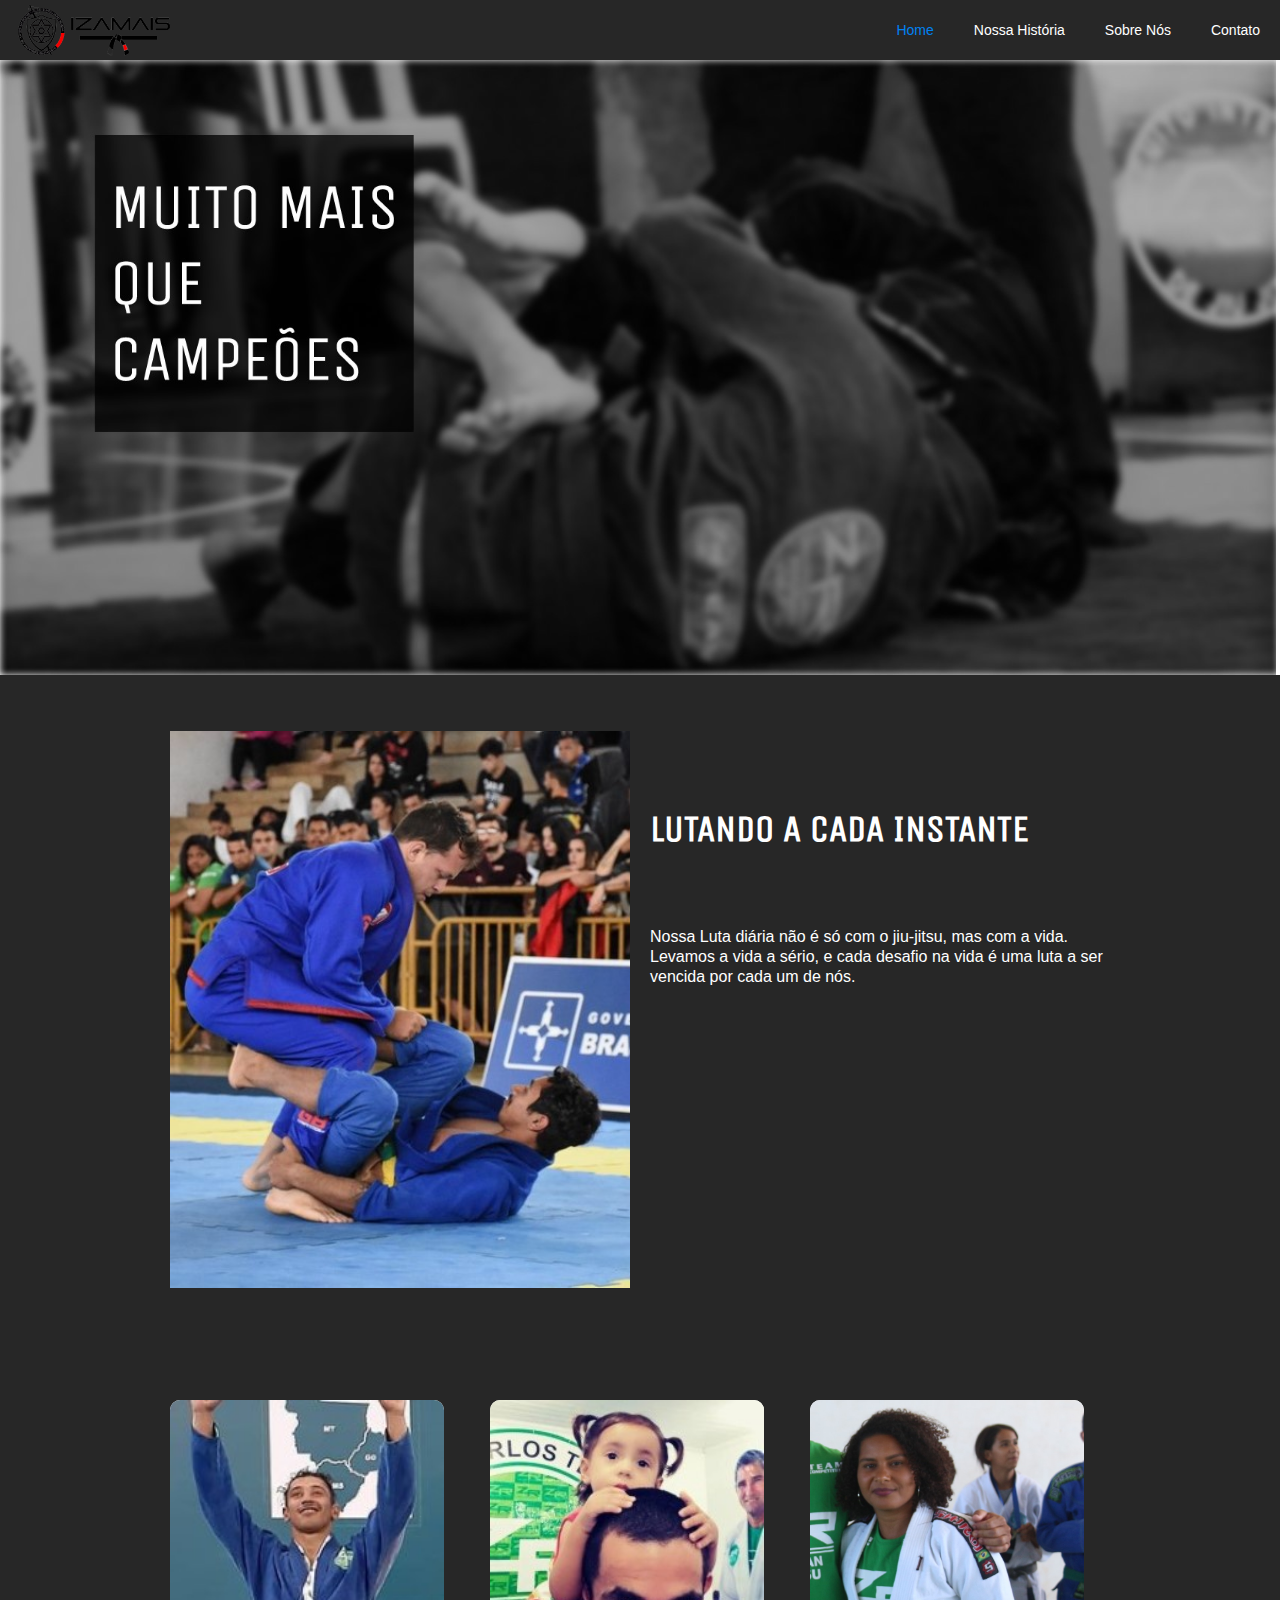
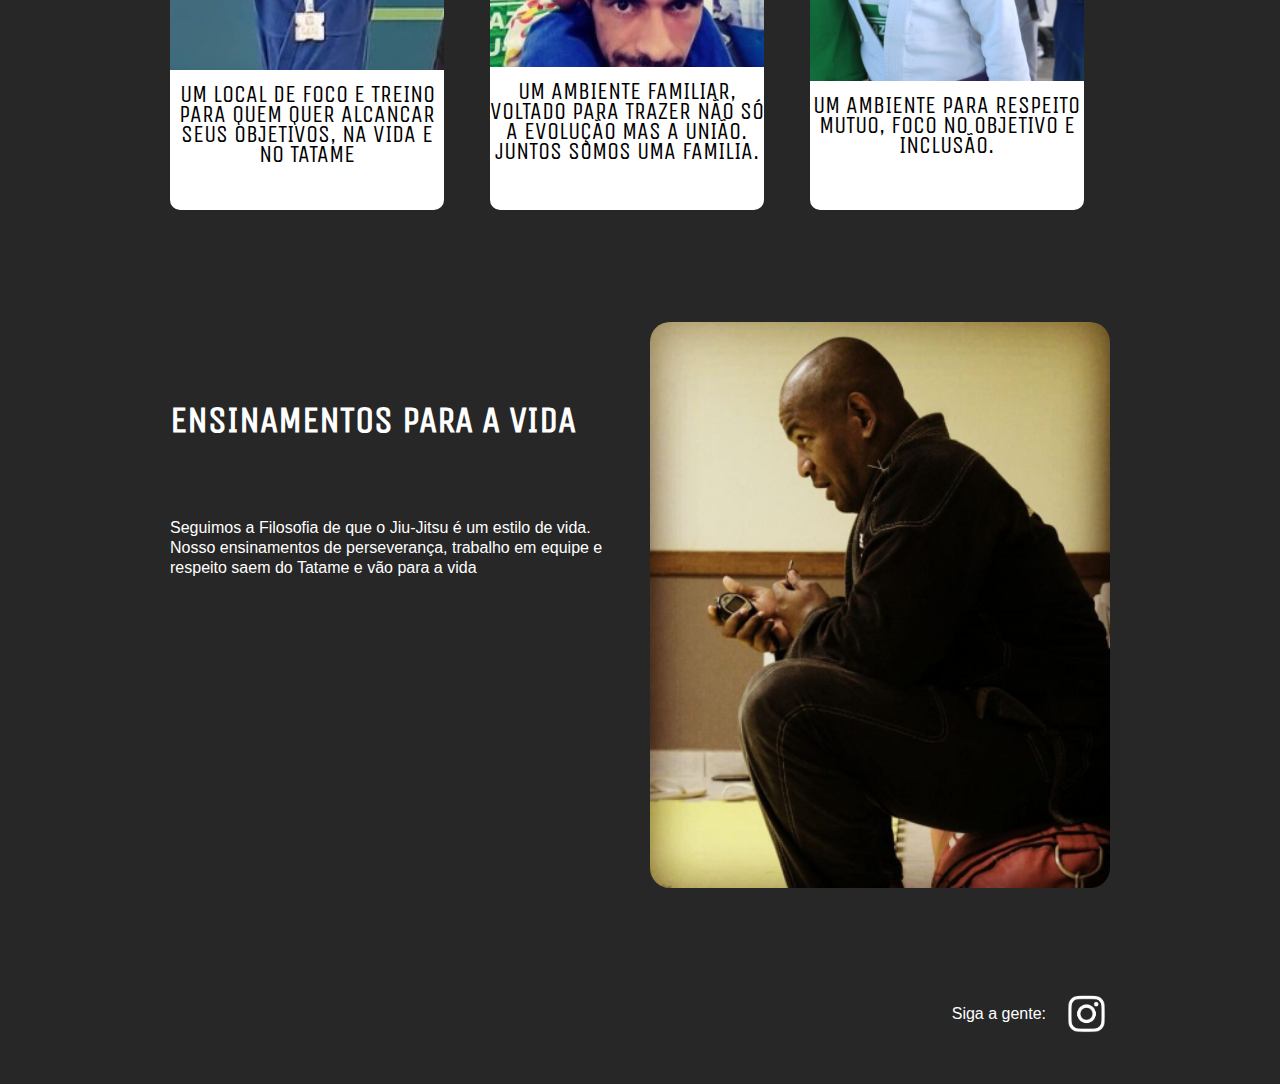
<file: index.html>
<html>
  <head>
    <meta charset="utf-8" />
    <title>Zebulom BJJ</title>
    <meta name="viewport" content="width=device-width, initial-scale=1" />
    <link rel="stylesheet" type="text/css" href="./stylesheets/normalize.css" />
    <link rel="stylesheet" type="text/css" href="home.css" />
    <style data-meta="default styles"></style>
    <script src="https://d3e54v103j8qbb.cloudfront.net/js/jquery-3.5.1.min.dc5e7f18c8.js"></script>
    <script src="js/min.js"></script>
    <style></style>
    <link rel="stylesheet" type="text/css" />
    <style data-meta="local styles"></style>
    <style id="grid-inflators"></style>
    <link
      rel="stylesheet"
      type="text/css"
      href="https://fonts.googleapis.com/css?family=Bitter:400,700,400italic|Changa One:400,400italic|Droid Sans:400,700|Droid Serif:400,700,400italic,700italic|Exo:100,200,300,400,500,600,700,800,900,100italic,200italic,300italic,400italic,500italic,600italic,700italic,800italic,900italic|Great Vibes:400|Inconsolata:400,700|Lato:100,300,400,700,900,100italic,300italic,400italic,700italic,900italic|Merriweather:300,400,700,900,300italic,400italic,700italic,900italic|Montserrat:100,200,300,400,500,600,700,800,900,100italic,200italic,300italic,400italic,500italic,600italic,700italic,800italic,900italic|Open Sans:300,400,600,700,800,300italic,400italic,600italic,700italic,800italic|Oswald:200,300,400,500,600,700|PT Sans:400,700,400italic,700italic|PT Serif:400,700,400italic,700italic|Ubuntu:300,400,500,700,300italic,400italic,500italic,700italic|Unica One:400|Varela:400|Varela Round:400|Vollkorn:400,700,400italic,700italic&subset=latin"
    />
  </head>
  <body class="navbar-menu">
    <div
      data-collapse="medium"
      data-animation="default"
      data-duration="400"
      role="banner"
      class="navbar w-nav"
    >
      <div>
        <a href="#" class="w-nav-brand"><img src="./images/logo.png" loading="lazy" width="167" height="60" srcset="./images/logo.png 500w, ./images/logo.png 594w " sizes="167px" alt="" class="image-14"/></a>
        <nav role="navigation" class="w-nav-menu">
          <a href="index.html" class="nav-link w-nav-link w--current" aria-current="page"
            >Home</a
          ><a
            href="./nossa_historia/nossa_historia.html"
            class="nav-link w-nav-link"
            >Nossa História</a
          ><a href="./sobre_nos/sobre-nos.html" class="nav-link w-nav-link"
            >Sobre Nós</a
          ><a href="./contato/contato.html" class="nav-link w-nav-link"
            >Contato</a
          >
        </nav>
        <div
          class="menu-button w-nav-button"
          style="-webkit-user-select: text"
          aria-label="menu"
          role="button"
          tabindex="0"
          aria-controls="w-nav-overlay-0"
          aria-haspopup="menu"
          aria-expanded="false"
        >
          <div class="icon w-icon-nav-menu"></div>
        </div>
      </div>
    </div>
    <div>
      <img
        src="./images/a1.jpg"
        loading="lazy"
        alt=""
        sizes="100vw"
        srcset="
          ./images/a1.jpg  500w,
          ./images/a1.jpg  800w,
          ./images/a1.jpg 1600w,
          ./images/a1.jpg 1708w
        "
      />
    </div>
    <div class="section">
      <div class="w-container">
        <div class="w-row">
          <div class="column-2 w-col w-col-6">
            <img
              src="./images/JPQ.jpg"
              loading="lazy"
              width="513"
              alt=""
              class="image-8"
            />
          </div>
          <div class="column w-col w-col-6">
            <h1 class="heading">LUTANDO A CADA INSTANTE</h1>
            <p class="paragraph">
              Nossa Luta diária não é só com o jiu-jitsu, mas com a vida.
              Levamos a vida a sério, e cada desafio na vida é uma luta a ser
              vencida por cada um de nós.
            </p>
          </div>
        </div>
      </div>
    </div>
    <div class="section-4">
      <div class="w-container">
        <div class="w-row">
          <div class="column-4 w-col w-col-4">
            <div class="div-block-2">
              <img
                src="./images/download_6.jpg"
                loading="lazy"
                width="302"
                alt=""
                class="image-4"
              />
              <div class="div-block-5">
                <p class="paragraph-4">
                  UM LOCAL DE FOCO E TREINO PARA QUEM QUER ALCANCAR SEUS
                  OBJETIVOS, NA VIDA E NO TATAME
                </p>
              </div>
            </div>
          </div>
          <div class="column-5 column-8 w-col w-col-4">
            <div class="div-block-2">
              <img
                src="./images/download_4i.jpg"
                loading="lazy"
                width="299"
                alt=""
                class="image-4"
              />
              <div class="div-block-5">
                <p class="paragraph-4">
                  UM AMBIENTE FAMILIAR, VOLTADO PARA TRAZER NÃO SÓ A EVOLUÇÃO
                  MAS A UNIÃO. jUNTOs SOMOS UMA FAMILIA.
                </p>
              </div>
            </div>
          </div>
          <div class="column-6 w-col w-col-4">
            <div class="div-block-2">
              <img
                src="./images/IMG_9663-2_.jpg"
                loading="lazy"
                width="301"
                alt=""
                class="image-4"
                sizes="(max-width: 479px) 100vw, (max-width: 767px) 302px,
              (max-width: 991px) 229.328125px, 274px"
                srcset="
                  ./images/IMG_9663-2_.jpg 500w,
                  ./images/IMG_9663-2_.jpg 800w,
                  ./images/IMG_9663-2_.jpg 827w
                "
              />
              <div class="div-block-5">
                <p class="paragraph-4">
                  UM AMBIENTE PARA RESPEITO MUTUO, FOCO NO OBJETIVO E INCLUSÃO.
                </p>
              </div>
            </div>
          </div>
        </div>
      </div>
    </div>
    <div class="section-2">
      <div class="w-container">
        <div class="w-row">
          <div class="column-3 w-col w-col-6">
            <h1 class="heading">ENSINAMENTOS PARA A VIDA</h1>
            <p class="paragraph">
              Seguimos a Filosofia de que o Jiu-Jitsu é um estilo de vida. Nosso
              ensinamentos de perseverança, trabalho em equipe e respeito saem
              do Tatame e vão para a vida
            </p>
          </div>
          <div class="column-9 w-col w-col-6">
            <img
              src="./images/download_3.jpg"
              loading="lazy"
              width="513"
              height=""
              alt=""
              class="image-5"
            />
          </div>
        </div>
      </div>
    </div>
    <div class="section-3">
      <div>
        <div class="columns w-row">
          <div class="column-7 w-col w-col-6">
            <div class="text-block-2">Siga a gente:</div>
          </div>
          <div class="column-21 w-col w-col-6">
            <img src="./images/insta.jpg" loading="lazy" width="43"
            24500e19d3df" alt="" class="image-10" />
            <!-- https://www.instagram.com/carlos_nascimento.zr_df_/ -->
          </div>
        </div>
      </div>
    </div>
    <div id="lightbox-mountpoint" style="position: absolute"></div>
  </body>
</html>
</file>
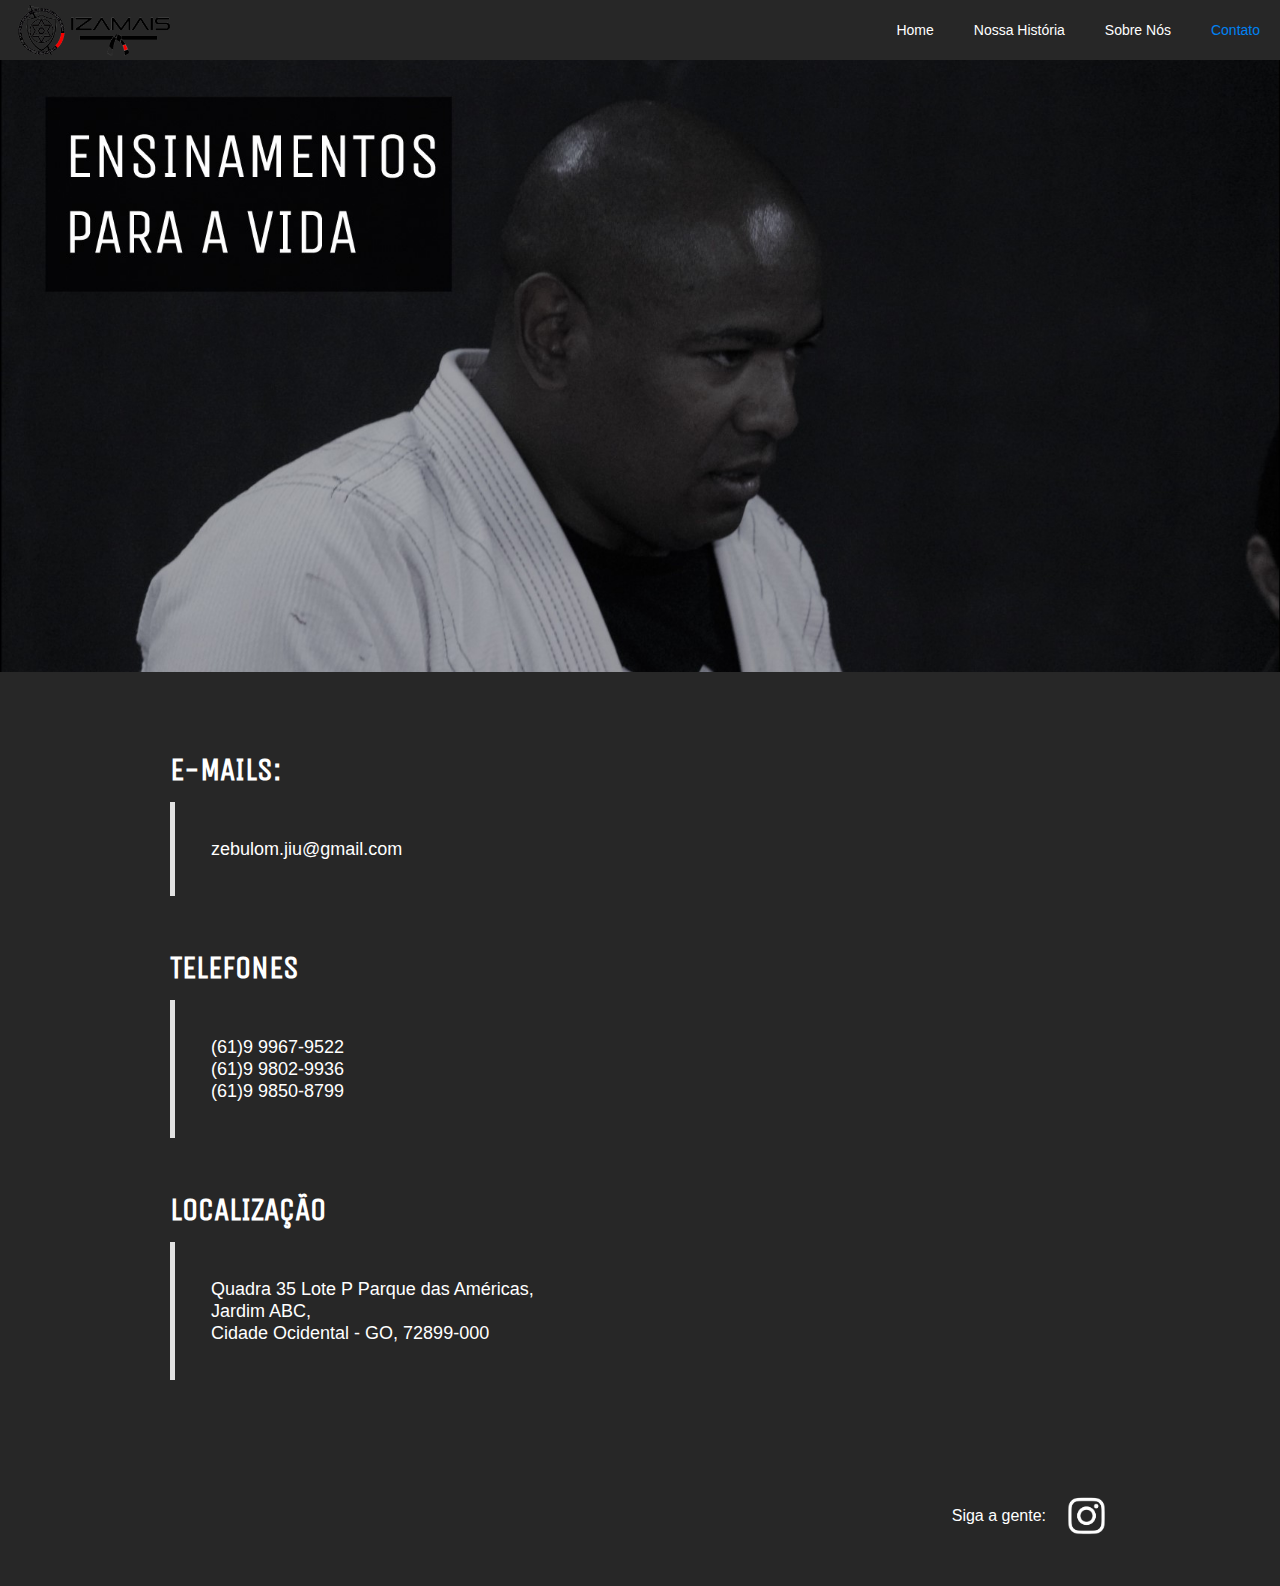
<file: contato/contato.html>
<html class="site-scrollbar allow-drag-cursor wf-design-mode" lang="en">
    <head>
        <meta charset="utf-8" />
        <title>Zebulom BJJ</title>
        <meta name="viewport" content="width=device-width, initial-scale=1" />
        <link
          rel="stylesheet"
          type="text/css"
          href="../stylesheets/normalize.css"
        />
        <link rel="stylesheet" type="text/css" href="../home.css" />
        <style data-meta="default styles"></style>
        <script src="https://d3e54v103j8qbb.cloudfront.net/js/jquery-3.5.1.min.dc5e7f18c8.js"></script>
        <script src="../js/min.js"></script>
        <style></style>
        <link rel="stylesheet" type="text/css" />
        <script type="text/javascript" src="https://js.stripe.com/v3/"></script>
        <style type="text/css" rel="stylesheet"></style>
        <style data-meta="local styles"></style>
        <style id="grid-inflators"></style>
        <link
          rel="stylesheet"
          type="text/css"
          href="https://fonts.googleapis.com/css?family=Bitter:400,700,400italic|Changa One:400,400italic|Droid Sans:400,700|Droid Serif:400,700,400italic,700italic|Exo:100,200,300,400,500,600,700,800,900,100italic,200italic,300italic,400italic,500italic,600italic,700italic,800italic,900italic|Great Vibes:400|Inconsolata:400,700|Lato:100,300,400,700,900,100italic,300italic,400italic,700italic,900italic|Merriweather:300,400,700,900,300italic,400italic,700italic,900italic|Montserrat:100,200,300,400,500,600,700,800,900,100italic,200italic,300italic,400italic,500italic,600italic,700italic,800italic,900italic|Open Sans:300,400,600,700,800,300italic,400italic,600italic,700italic,800italic|Oswald:200,300,400,500,600,700|PT Sans:400,700,400italic,700italic|PT Serif:400,700,400italic,700italic|Ubuntu:300,400,500,700,300italic,400italic,500italic,700italic|Unica One:400|Varela:400|Varela Round:400|Vollkorn:400,700,400italic,700italic&subset=latin"
        />
    </head>
  <body class="body-2">
    <div
      data-collapse="medium"
      data-animation="default"
      data-duration="400"
      role="banner"
      class="navbar w-nav"
    >
      <div>
        <a href="#" class="w-nav-brand"><img src="../images/logo.png" loading="lazy" width="167" height="60" srcset="../images/logo.png 500w, ../images/logo.png 594w " sizes="167px" alt="" class="image-14"/></a>
        <nav role="navigation" class="w-nav-menu">
          <a href="../index.html" class="nav-link w-nav-link">Home</a
          ><a
            href="../nossa_historia/nossa_historia.html"
            class="nav-link w-nav-link"
            >Nossa História</a
          ><a href="../sobre_nos/sobre-nos.html" class="nav-link w-nav-link " 
            >Sobre Nós</a
          ><a
            href="contato.html"
            class="nav-link w-nav-link w--current"
            aria-current="page"
            >Contato</a
          >
        </nav>
        <div
          class="menu-button w-nav-button"
          style="-webkit-user-select: text"
          aria-label="menu"
          role="button"
          tabindex="0"
          aria-controls="w-nav-overlay-0"
          aria-haspopup="menu"
          aria-expanded="false"
        >
          <div class="icon w-icon-nav-menu"></div>
        </div>
      </div>
    </div>
    <div>
      <img
        src="../images/b3.jpg"
        loading="lazy"
        alt=""
        sizes="100vw"
        srcset="
          ../images/b3.jpg  500w,
          ../images/b3.jpg  800w,
          ../images/b3.jpg 1600w,
          ../images/b3.jpg 1708w
        "
      />
    </div>
    <div class="section">
      <div class="w-container">
        <div>
          <h1 class="heading-2">E-MAILS:</h1>
          <div class="text-block-11">
            <blockquote>
              zebulom.jiu@gmail.com<br />
            </blockquote>
          </div>
        </div>
        <br>
        <div>
          <h1 class="heading-2">TELEFONES</h1>
          <div class="text-block-11">
            <blockquote>
              (61)9 9967-9522 <br>
              (61)9 9802-9936 <br>
              (61)9 9850-8799 <br>
            </blockquote>
          </div>
        </div>
        <br>
        <div>
          <h1 class="heading-2">LOCALIZAÇÃO</h1>
          <div class="text-block-11">
            <blockquote>
              Quadra 35 Lote P Parque das Américas, <br> Jardim ABC, <br> Cidade Ocidental - GO, 72899-000
            </blockquote>
          </div>
        </div>
      </div>
    </div>
    <div class="section-3">
      <div>
        <div class="columns w-row">
          <div class="column-7 w-col w-col-6">
            <div class="text-block-2">Siga a gente:</div>
          </div>
          <div class="column-21 w-col w-col-6">
            <img
              src="../images/insta.jpg"
              loading="lazy"
              width="43"
              alt=""
              class="image-10"
            />
          </div>
        </div>
      </div>
    </div>
    <div id="lightbox-mountpoint" style="position: absolute"></div>
  </body>
</html>
</file>
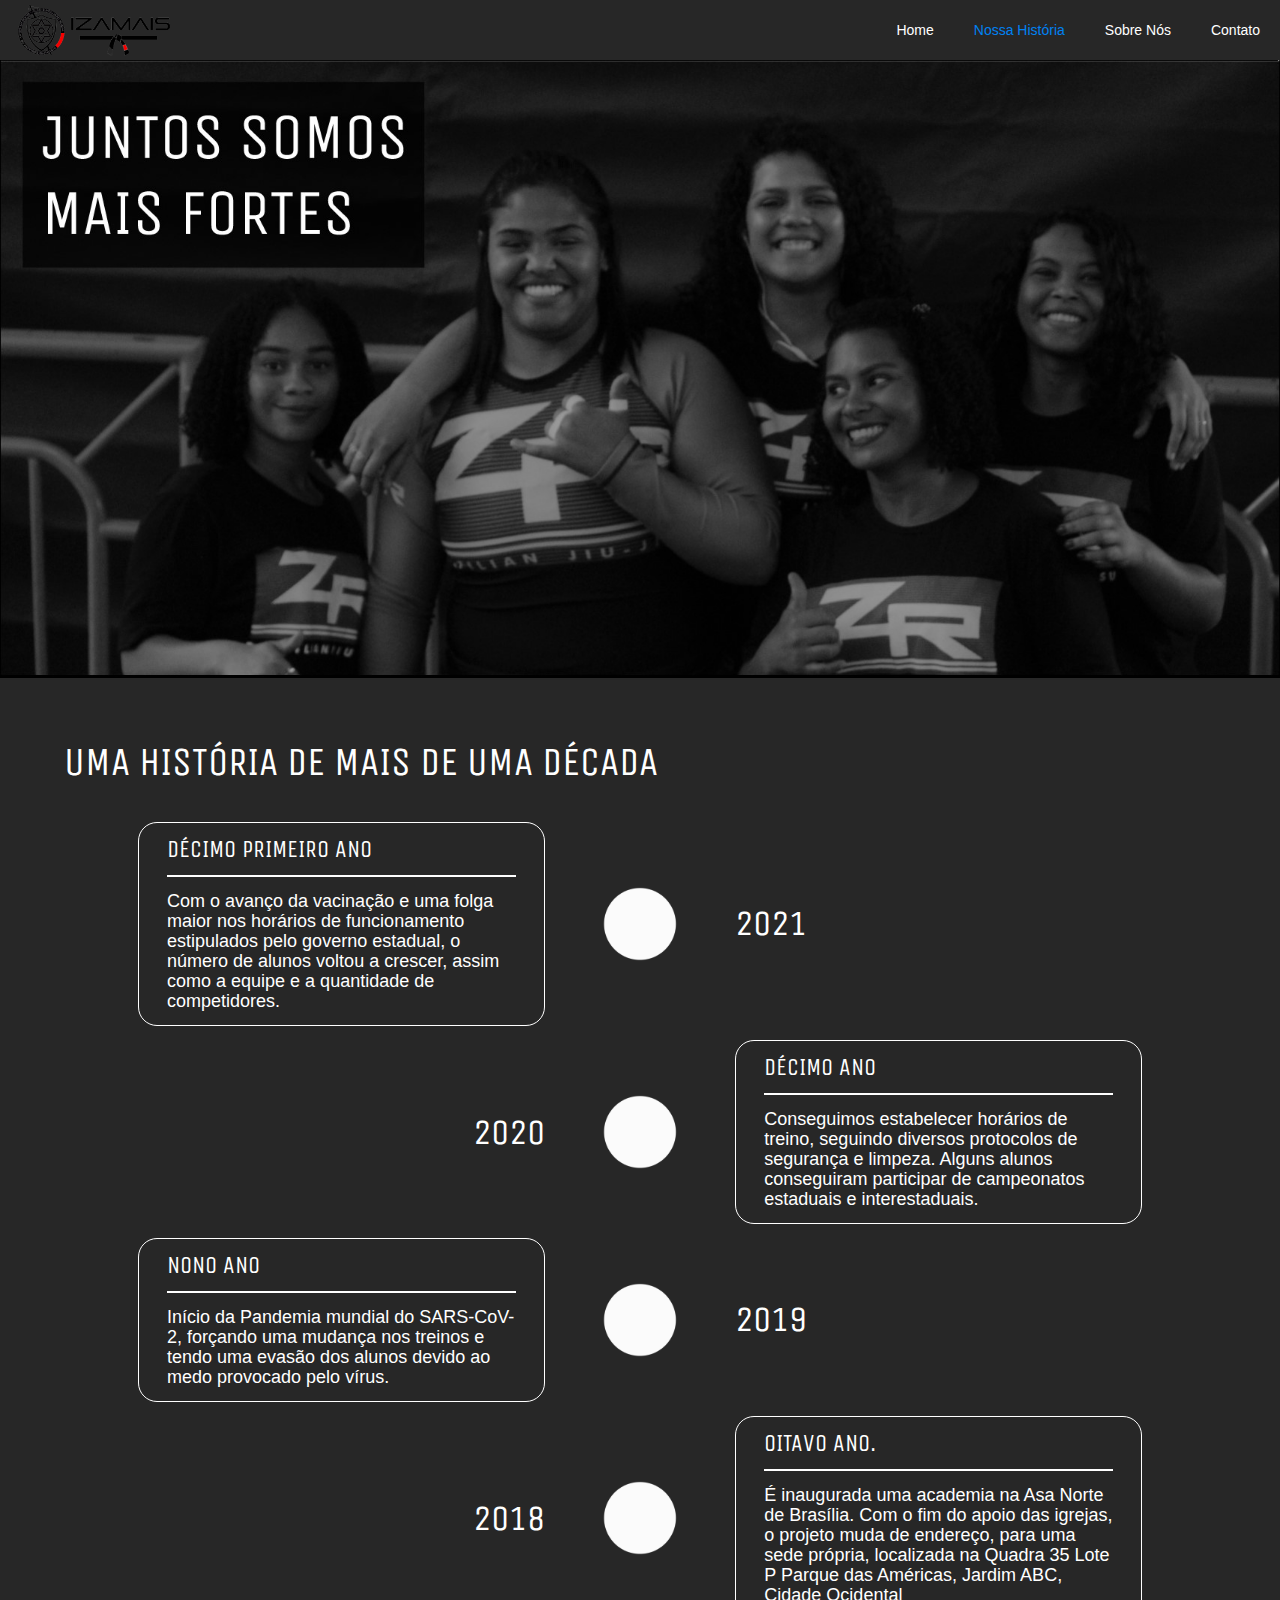
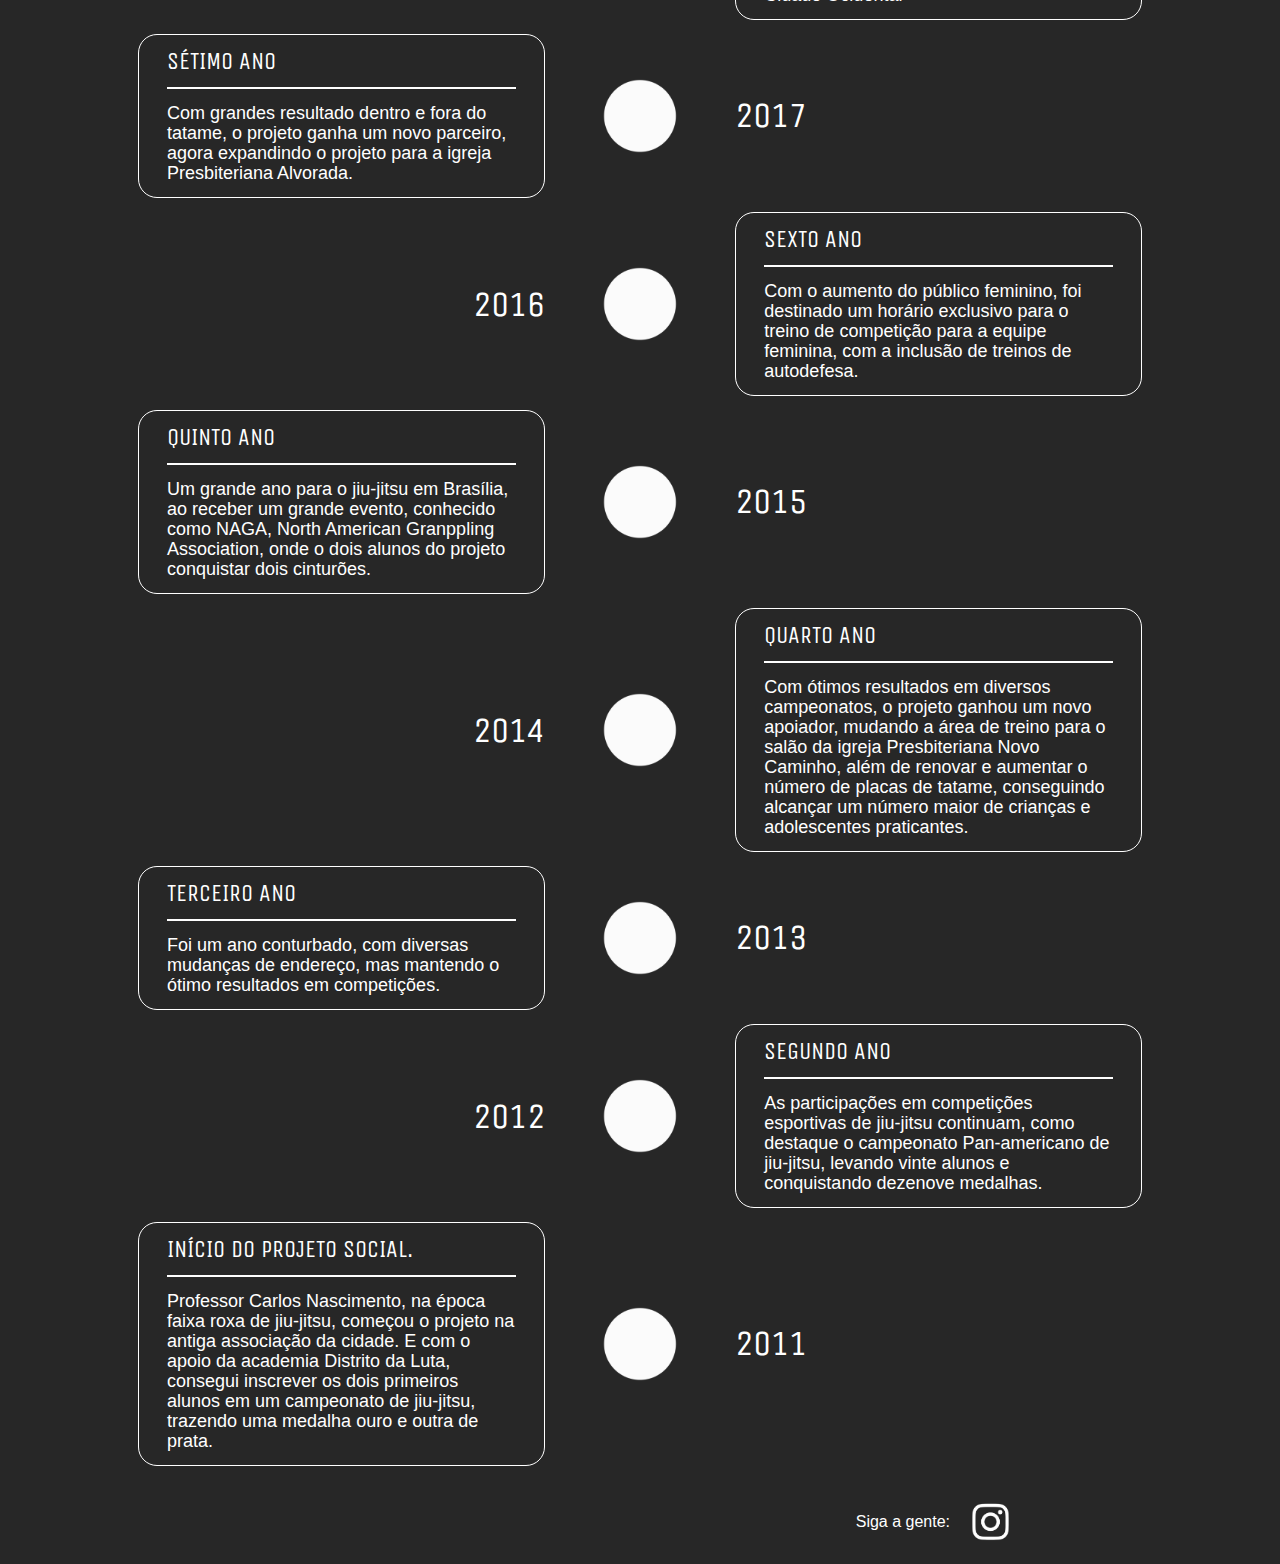
<file: nossa_historia/nossa_historia.html>
<html class="site-scrollbar allow-drag-cursor wf-design-mode" lang="en" z>
  <head>
    <meta charset="utf-8" />
    <title>Zebulom BJJ</title>
    <meta name="viewport" content="width=device-width, initial-scale=1" />
    <link
      rel="stylesheet"
      type="text/css"
      href="../stylesheets/normalize.css"
    />
    <link rel="stylesheet" type="text/css" href="../home.css" />
    <style data-meta="default styles"></style>
    <script src="https://d3e54v103j8qbb.cloudfront.net/js/jquery-3.5.1.min.dc5e7f18c8.js"></script>
    <script src="../js/min.js"></script>
    <style></style>
    <link rel="stylesheet" type="text/css" />
    <script type="text/javascript" src="https://js.stripe.com/v3/"></script>
    <style type="text/css" rel="stylesheet"></style>
    <style data-meta="local styles"></style>
    <style id="grid-inflators"></style>
    <link
      rel="stylesheet"
      type="text/css"
      href="https://fonts.googleapis.com/css?family=Bitter:400,700,400italic|Changa One:400,400italic|Droid Sans:400,700|Droid Serif:400,700,400italic,700italic|Exo:100,200,300,400,500,600,700,800,900,100italic,200italic,300italic,400italic,500italic,600italic,700italic,800italic,900italic|Great Vibes:400|Inconsolata:400,700|Lato:100,300,400,700,900,100italic,300italic,400italic,700italic,900italic|Merriweather:300,400,700,900,300italic,400italic,700italic,900italic|Montserrat:100,200,300,400,500,600,700,800,900,100italic,200italic,300italic,400italic,500italic,600italic,700italic,800italic,900italic|Open Sans:300,400,600,700,800,300italic,400italic,600italic,700italic,800italic|Oswald:200,300,400,500,600,700|PT Sans:400,700,400italic,700italic|PT Serif:400,700,400italic,700italic|Ubuntu:300,400,500,700,300italic,400italic,500italic,700italic|Unica One:400|Varela:400|Varela Round:400|Vollkorn:400,700,400italic,700italic&subset=latin"
    />
  </head>
  <body class="body">
    <div
      data-collapse="medium"
      data-animation="default"
      data-duration="400"
      role="banner"
      class="navbar w-nav"
    >
      <div>
        <a href="#" class="w-nav-brand"><img src="../images/logo.png" loading="lazy" width="167" height="60" srcset="../images/logo.png 500w, ../images/logo.png 594w " sizes="167px" alt="" class="image-14"/></a>
        <nav role="navigation" class="w-nav-menu">
          <a href="../index.html" class="nav-link w-nav-link">Home</a
          ><a
            href="nossa_historia.html"
            aria-current="page"
            class="nav-link w-nav-link w--current"
            >Nossa História</a
          ><a href="../sobre_nos/sobre-nos.html" class="nav-link w-nav-link">Sobre Nós</a
          ><a href="../contato/contato.html" class="nav-link w-nav-link">Contato</a>
        </nav>
        <div
          class="menu-button w-nav-button"
          style="-webkit-user-select: text"
          aria-label="menu"
          role="button"
          tabindex="0"
          aria-controls="w-nav-overlay-0"
          aria-haspopup="menu"
          aria-expanded="false"
        >
          <div class="icon w-icon-nav-menu"></div>
        </div>
      </div>
    </div>
    <div>
      <img
        src="../images/mnns3.jpg"
        loading="lazy"
        alt=""
        sizes="100vw"
        srcset="
          ../images/mnns3.jpg  500w,
          ../images/mnns3.jpg  800w,
          ../images/mnns3.jpg 1600w,
          ../images/mnns3.jpg 1708w
        "
      />
    </div>
    <div class="section-5">
      <div class="div-block-8">
        <h1 class="heading-3">UMA HISTÓRIA DE MAIS DE UMA DÉCADA</h1>
      </div>
      <div class="div-block-14">
        <div class="columns-3 w-row">
          <div class="w-col w-col-5">
            <div class="div-block-12">
              <div class="text-block-8">Décimo primeiro ano</div>
              <div class="div-block-11"></div>
              <div class="text-block-11">
                Com o avanço da vacinação e uma folga maior nos horários de funcionamento estipulados pelo governo estadual, o número de alunos voltou a crescer, assim como a equipe e a quantidade de competidores.
              </div>
            </div>
          </div>
          <div class="column-18 w-col w-col-2">
            <img
              src="../images/circl.png"
              loading="lazy"
              width="88"
              alt=""
              class="image-7"
            />
          </div>
          <div class="column-16 w-col w-col-5">
            <div class="text-block-14">2021</div>
          </div>
        </div>
      </div>
      <div class="div-block-13">
        <div class="columns-2 w-row">
          <div class="column-15 w-col w-col-5">
            <div class="text-block-13">2020</div>
          </div>
          <div class="column-17 w-col w-col-2">
            <img
              src="../images/circl.png"
              loading="lazy"
              width="88"
              alt=""
              class="image-7"
            />
          </div>
          <div class="w-col w-col-5">
            <div class="div-block-12">
              <div class="text-block-8">Décimo ano</div>
              <div class="div-block-11"></div>
              <div class="text-block-11">
                Conseguimos estabelecer horários de treino, seguindo diversos protocolos de segurança e limpeza. Alguns alunos conseguiram participar de campeonatos estaduais e interestaduais.
              </div>
            </div>
          </div>
        </div>
      </div>
      <div class="div-block-14">
        <div class="columns-3 w-row">
          <div class="w-col w-col-5">
            <div class="div-block-12">
              <div class="text-block-8">Nono ano</div>
              <div class="div-block-11"></div>
              <div class="text-block-11">
                Início da Pandemia mundial do SARS-CoV-2, forçando uma mudança nos treinos e tendo uma evasão dos alunos devido ao medo provocado pelo vírus.
              </div>
            </div>
          </div>
          <div class="column-18 w-col w-col-2">
            <img
              src="../images/circl.png"
              loading="lazy"
              width="88"
              alt=""
              class="image-7"
            />
          </div>
          <div class="column-16 w-col w-col-5">
            <div class="text-block-14">2019</div>
          </div>
        </div>
      </div>
      <div class="div-block-13">
        <div class="columns-2 w-row">
          <div class="column-15 w-col w-col-5">
            <div class="text-block-13">2018</div>
          </div>
          <div class="column-17 w-col w-col-2">
            <img
              src="../images/circl.png"
              loading="lazy"
              width="88"
              alt=""
              class="image-7"
            />
          </div>
          <div class="w-col w-col-5">
            <div class="div-block-12">
              <div class="text-block-8">Oitavo ano.</div>
              <div class="div-block-11"></div>
              <div class="text-block-11">
                É inaugurada uma academia na Asa Norte de Brasília. Com o fim do apoio das igrejas, o projeto muda de endereço, para uma sede própria, localizada na Quadra 35 Lote P Parque das Américas, Jardim ABC, Cidade Ocidental
              </div>
            </div>
          </div>
        </div>
      </div>
      <div class="div-block-14">
        <div class="columns-3 w-row">
          <div class="w-col w-col-5">
            <div class="div-block-12">
              <div class="text-block-8">Sétimo ano</div>
              <div class="div-block-11"></div>
              <div class="text-block-11">
                Com grandes resultado dentro e fora do tatame, o projeto ganha um novo parceiro, agora expandindo o projeto para a igreja Presbiteriana Alvorada.
              </div>
            </div>
          </div>
          <div class="column-18 w-col w-col-2">
            <img
              src="../images/circl.png"
              loading="lazy"
              width="88"
              alt=""
              class="image-7"
            />
          </div>
          <div class="column-16 w-col w-col-5">
            <div class="text-block-14">2017</div>
          </div>
        </div>
      </div>
      <div class="div-block-13">
        <div class="columns-2 w-row">
          <div class="column-15 w-col w-col-5">
            <div class="text-block-13">2016</div>
          </div>
          <div class="column-19 w-col w-col-2">
            <img
              src="../images/circl.png"
              loading="lazy"
              width="88"

              alt=""
              class="image-7"
            />
          </div>
          <div class="w-col w-col-5">
            <div class="div-block-12">
              <div class="text-block-8">Sexto ano</div>
              <div class="div-block-11"></div>
              <div class="text-block-11">
                Com o aumento do público feminino, foi destinado um horário exclusivo para o treino de competição para a equipe feminina, com a inclusão de treinos de autodefesa.
              </div>
            </div>
          </div>
        </div>
      </div>
      <div class="div-block-14">
        <div class="columns-3 w-row">
          <div class="w-col w-col-5">
            <div class="div-block-12">
              <div class="text-block-8">Quinto ano</div>
              <div class="div-block-11"></div>
              <div class="text-block-11">
                Um grande ano para o jiu-jitsu em Brasília, ao receber um grande evento, conhecido como NAGA, North American Granppling  Association, onde o dois alunos do projeto conquistar dois cinturões. 
              </div>
            </div>
          </div>
          <div class="column-20 w-col w-col-2">
            <img
              src="../images/circl.png"
              loading="lazy"
              width="88"
              alt=""
              class="image-7"
            />
          </div>
          <div class="column-16 w-col w-col-5">
            <div class="text-block-14">2015</div>
          </div>
        </div>
      </div>
      <div class="div-block-13">
        <div class="columns-2 w-row">
          <div class="column-15 w-col w-col-5">
            <div class="text-block-13">2014</div>
          </div>
          <div class="column-19 w-col w-col-2">
            <img
              src="../images/circl.png"
              loading="lazy"
              width="88"
              alt=""
              class="image-7"
            />
          </div>
          <div class="w-col w-col-5">
            <div class="div-block-12">
              <div class="text-block-8">Quarto ano</div>
              <div class="div-block-11"></div>
              <div class="text-block-11">
                Com ótimos resultados em diversos campeonatos, o projeto ganhou um novo apoiador, mudando a área de treino para o salão da igreja Presbiteriana Novo Caminho, além de renovar e aumentar o número de placas de tatame, conseguindo alcançar um número maior de crianças e adolescentes praticantes.
              </div>
            </div>
          </div>
        </div>
      </div>
      <div class="div-block-14">
        <div class="columns-3 w-row">
          <div class="w-col w-col-5">
            <div class="div-block-12">
              <div class="text-block-8">Terceiro ano</div>
              <div class="div-block-11"></div>
              <div class="text-block-11">
                Foi um ano conturbado, com diversas mudanças de endereço, mas mantendo o ótimo resultados em competições.
              </div>
            </div>
          </div>
          <div class="column-20 w-col w-col-2">
            <img
              src="../images/circl.png"
              loading="lazy"
              width="88"
              alt=""
              class="image-7"
            />
          </div>
          <div class="column-16 w-col w-col-5">
            <div class="text-block-14">2013</div>
          </div>
        </div>
      </div>
      <div class="div-block-13">
        <div class="columns-2 w-row">
          <div class="column-15 w-col w-col-5">
            <div class="text-block-13">2012</div>
          </div>
          <div class="column-19 w-col w-col-2">
            <img
              src="../images/circl.png"
              loading="lazy"
              width="88"
              alt=""
              class="image-7"
            />
          </div>
          <div class="w-col w-col-5">
            <div class="div-block-12">
              <div class="text-block-8">Segundo ano</div>
              <div class="div-block-11"></div>
              <div class="text-block-11">
                As participações em competições esportivas de jiu-jitsu continuam, como destaque o campeonato Pan-americano de jiu-jitsu, levando vinte alunos e conquistando dezenove medalhas.
              </div>
            </div>
          </div>
        </div>
      </div>
      <div class="div-block-14">
        <div class="columns-3 w-row">
          <div class="w-col w-col-5">
            <div class="div-block-12">
              <div class="text-block-8">Início do projeto social.</div>
              <div class="div-block-11"></div>
              <div class="text-block-11">
                Professor Carlos Nascimento, na época faixa roxa de jiu-jitsu, começou o projeto na antiga associação da cidade. E com o apoio da academia Distrito da Luta, consegui inscrever os dois primeiros alunos em um campeonato de jiu-jitsu, trazendo uma medalha ouro e outra de prata. 
              </div>
            </div>
          </div>
          <div class="column-20 w-col w-col-2">
            <img
              src="../images/circl.png"
              loading="lazy"
              width="88"
              alt=""
              class="image-7"
            />
          </div>
          <div class="column-16 w-col w-col-5">
            <div class="text-block-14">2011</div>
          </div>
        </div>
      </div>
    </div>
    <div>
      <div class="div-block-6">
        <div class="columns w-row">
          <div class="w-col w-col-6">
            <div class="text-block-2">Siga a gente:</div>
          </div>
          <div class="column-22 w-col w-col-6">
            <img
              src="../images/insta.jpg"
              loading="lazy"
              width="43"
              alt=""
              class="image-10"
            />
          </div>
        </div>
      </div>
    </div>
    <div id="lightbox-mountpoint" style="position: absolute"></div>
  </body>
</html>
</file>
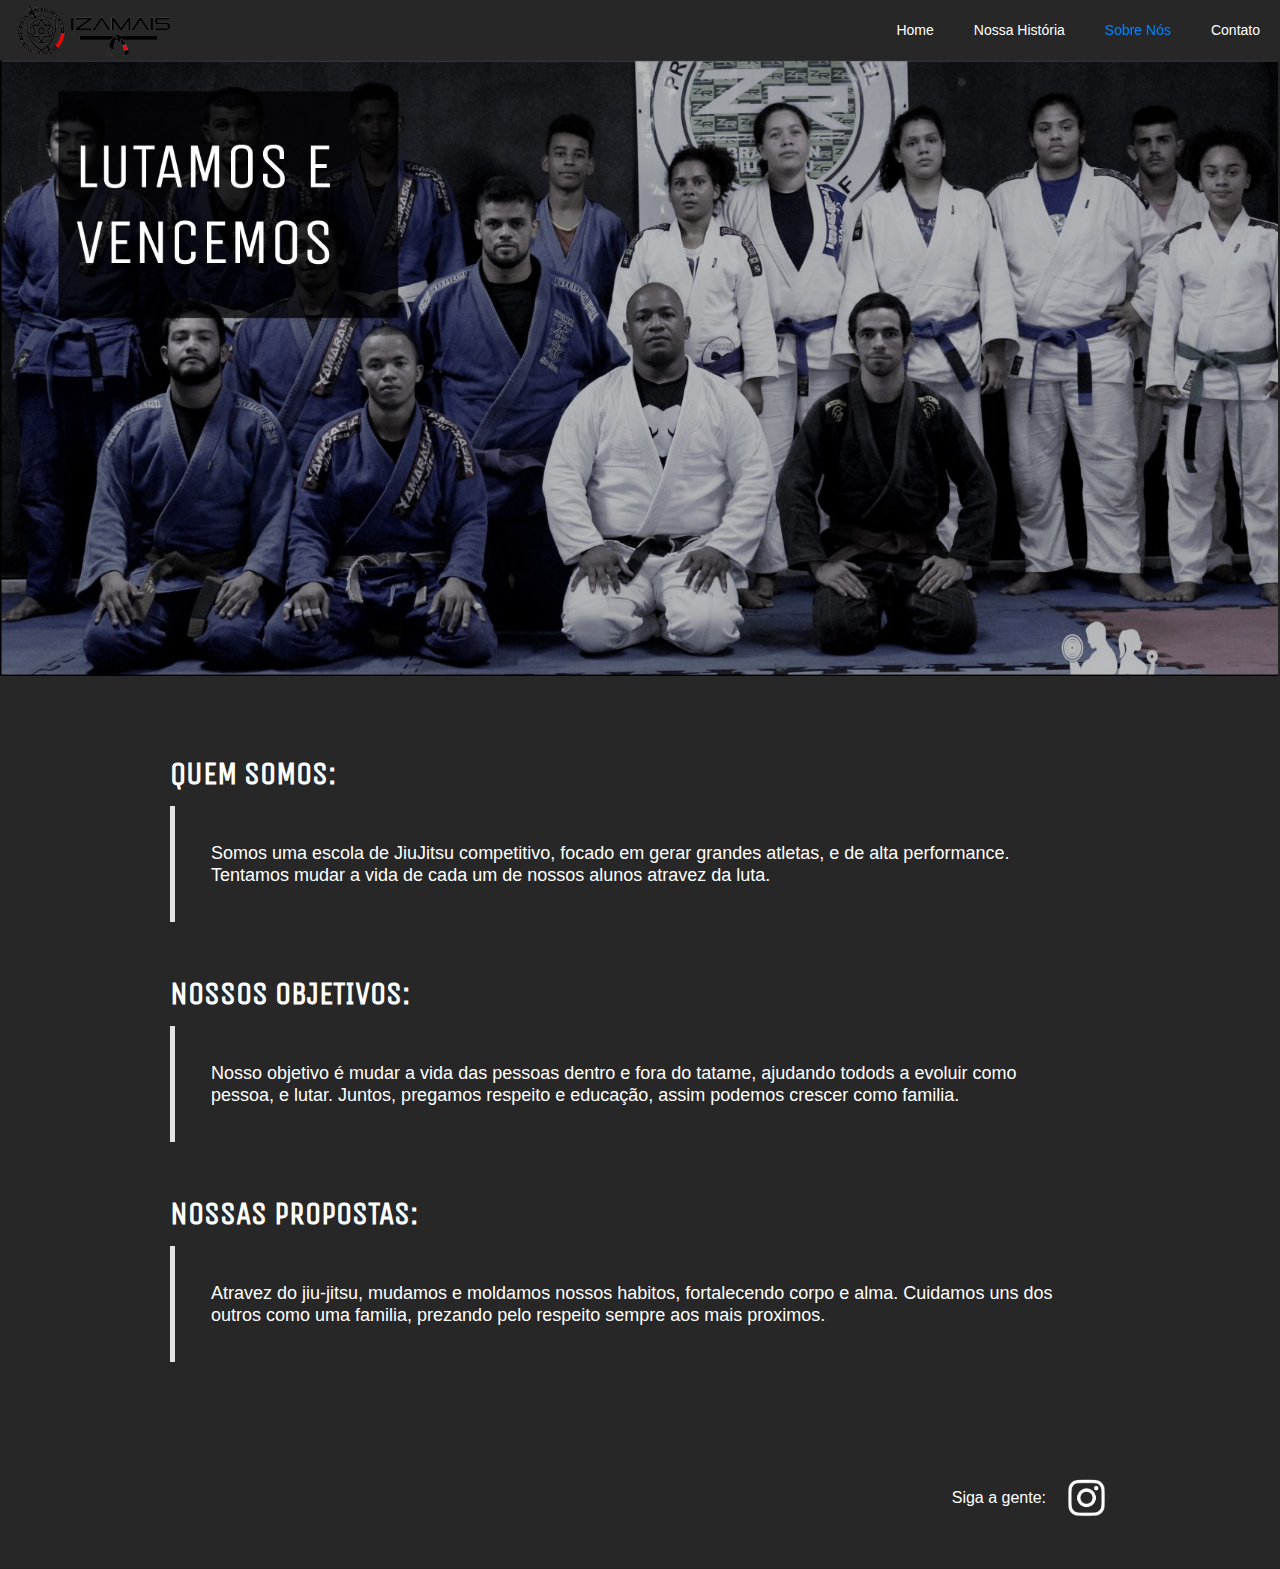
<file: sobre_nos/sobre-nos.html>
<html class="site-scrollbar allow-drag-cursor wf-design-mode" lang="en">
    <head>
        <meta charset="utf-8" />
        <title>Zebulom BJJ</title>
        <meta name="viewport" content="width=device-width, initial-scale=1" />
        <link
          rel="stylesheet"
          type="text/css"
          href="../stylesheets/normalize.css"
        />
        <link rel="stylesheet" type="text/css" href="../home.css" />
        <style data-meta="default styles"></style>
        <script src="https://d3e54v103j8qbb.cloudfront.net/js/jquery-3.5.1.min.dc5e7f18c8.js"></script>
        <script src="../js/min.js"></script>
        <style></style>
        <link rel="stylesheet" type="text/css" />
        <script type="text/javascript" src="https://js.stripe.com/v3/"></script>
        <style type="text/css" rel="stylesheet"></style>
        <style data-meta="local styles"></style>
        <style id="grid-inflators"></style>
        <link
          rel="stylesheet"
          type="text/css"
          href="https://fonts.googleapis.com/css?family=Bitter:400,700,400italic|Changa One:400,400italic|Droid Sans:400,700|Droid Serif:400,700,400italic,700italic|Exo:100,200,300,400,500,600,700,800,900,100italic,200italic,300italic,400italic,500italic,600italic,700italic,800italic,900italic|Great Vibes:400|Inconsolata:400,700|Lato:100,300,400,700,900,100italic,300italic,400italic,700italic,900italic|Merriweather:300,400,700,900,300italic,400italic,700italic,900italic|Montserrat:100,200,300,400,500,600,700,800,900,100italic,200italic,300italic,400italic,500italic,600italic,700italic,800italic,900italic|Open Sans:300,400,600,700,800,300italic,400italic,600italic,700italic,800italic|Oswald:200,300,400,500,600,700|PT Sans:400,700,400italic,700italic|PT Serif:400,700,400italic,700italic|Ubuntu:300,400,500,700,300italic,400italic,500italic,700italic|Unica One:400|Varela:400|Varela Round:400|Vollkorn:400,700,400italic,700italic&subset=latin"
        />
    </head>
  <body class="body-2">
    <div
      data-collapse="medium"
      data-animation="default"
      data-duration="400"
      role="banner"
      class="navbar w-nav"
    >
      <div>
        <a href="#" class="w-nav-brand"><img src="../images/logo.png" loading="lazy" width="167" height="60" srcset="../images/logo.png 500w, ../images/logo.png 594w " sizes="167px" alt="" class="image-14"/></a>
        <nav role="navigation" class="w-nav-menu">
          <a href="../index.html" class="nav-link w-nav-link">Home</a
          ><a
            href="../nossa_historia/nossa_historia.html"
            class="nav-link w-nav-link"
            >Nossa História</a
          ><a href="sobre-nos.html" class="nav-link w-nav-link w--current" aria-current="page"
            >Sobre Nós</a
          ><a
            href="../contato/contato.html"
            class="nav-link w-nav-link"
            
            >Contato</a
          >
        </nav>
        <div
          class="menu-button w-nav-button"
          style="-webkit-user-select: text"
          aria-label="menu"
          role="button"
          tabindex="0"
          aria-controls="w-nav-overlay-0"
          aria-haspopup="menu"
          aria-expanded="false"
        >
          <div class="icon w-icon-nav-menu"></div>
        </div>
      </div>
    </div>
    <div>
      <img
        src="../images/B4.jpg"
        loading="lazy"
        alt=""
        sizes="100vw"
        srcset="
          ../images/B4.jpg  500w,
          ../images/B4.jpg  800w,
          ../images/B4.jpg 1600w,
          ../images/B4.jpg 1708w
        "
      />
    </div>
    <div class="section">
      <div class="w-container">
        <div>
          <h1 class="heading-2">QUEM SOMOS:</h1>
          <div class="text-block-11">
            <blockquote>
              Somos uma escola de JiuJitsu competitivo, focado em gerar grandes atletas, e de alta performance. Tentamos mudar a vida de cada um de nossos alunos atravez da luta.
            </blockquote>
          </div>
        </div>
        <br>
        <div>
          <h1 class="heading-2">NOSSOS OBJETIVOS:</h1>
          <div class="text-block-11">
            <blockquote>
              Nosso objetivo é mudar a vida das pessoas dentro e fora do tatame, ajudando todods a evoluir como pessoa, e lutar. Juntos, pregamos respeito e educação, assim podemos crescer como familia.
            </blockquote>
          </div>
        </div>
        <br>
        <div>
          <h1 class="heading-2">NOSSAS PROPOSTAS:</h1>
          <div class="text-block-11">
            <blockquote>
              Atravez do jiu-jitsu, mudamos e moldamos nossos habitos, fortalecendo corpo e alma. Cuidamos uns dos outros como uma familia, prezando pelo respeito sempre aos mais proximos.
            </blockquote>
          </div>
        </div>
      </div>
    </div>
    <div class="section-3">
      <div>
        <div class="columns w-row">
          <div class="column-7 w-col w-col-6">
            <div class="text-block-2">Siga a gente:</div>
          </div>
          <div class="column-21 w-col w-col-6">
            <img
              src="../images/insta.jpg"
              loading="lazy"
              width="43"
              alt=""
              class="image-10"
            />
          </div>
        </div>
      </div>
    </div>
    <div id="lightbox-mountpoint" style="position: absolute"></div>
  </body>
</html>
</file>
<file: home.css>
blockquote {
  padding-bottom: 2em;
  padding-top: 2em;
  padding-left: 2em;
  padding-right: 2em;
}

.navbar-menu {
  margin-right: 0px;
  margin-left: 0px;
  background-clip: border-box;
}

.container {
  position: static;
  overflow: visible;
  margin-right: 0px;
  margin-left: 0px;
}

.mid-container {
  overflow: visible;
  margin-right: 0px;
  margin-left: 538px;
  -o-object-fit: fill;
  object-fit: fill;
}

.nav-link {
  color: #fff;
}

.nav-link-2 {
  width: 131.03125px;
  height: auto;
  color: #fff;
  text-align: center;
}

.nav-link-3 {
  color: #fff;
}

.navbar {
  background-color: #272727;
  text-align: center;
}

.utility-page-wrap {
  display: -webkit-box;
  display: -webkit-flex;
  display: -ms-flexbox;
  display: flex;
  width: 100vw;
  height: 100vh;
  max-height: 100%;
  max-width: 100%;
  -webkit-box-pack: center;
  -webkit-justify-content: center;
  -ms-flex-pack: center;
  justify-content: center;
  -webkit-box-align: center;
  -webkit-align-items: center;
  -ms-flex-align: center;
  align-items: center;
}

.utility-page-content {
  display: -webkit-box;
  display: -webkit-flex;
  display: -ms-flexbox;
  display: flex;
  width: 260px;
  -webkit-box-orient: vertical;
  -webkit-box-direction: normal;
  -webkit-flex-direction: column;
  -ms-flex-direction: column;
  flex-direction: column;
  text-align: center;
}

.utility-page-form {
  display: -webkit-box;
  display: -webkit-flex;
  display: -ms-flexbox;
  display: flex;
  -webkit-box-orient: vertical;
  -webkit-box-direction: normal;
  -webkit-flex-direction: column;
  -ms-flex-direction: column;
  flex-direction: column;
  -webkit-box-align: stretch;
  -webkit-align-items: stretch;
  -ms-flex-align: stretch;
  align-items: stretch;
}

.image {
  position: static;
  left: 0%;
  top: 0%;
  right: auto;
  bottom: auto;
  display: inline-block;
  overflow: visible;
  opacity: 1;
  text-align: left;
  -o-object-fit: fill;
  object-fit: fill;
}

.div-block {
  position: absolute;
  background-color: #000;
  color: #fff;
}

.section {
  padding-top: 4em;
  padding-bottom: 4em;
  background-color: #272727;
}

.image-2 {
  display: inline-block;
  margin-right: 0px;
  margin-left: 10em;
  border-radius: 14px;
}

.image-3 {
  border-radius: 20px;
}

.heading {
  margin-bottom: 2em;
  font-family: 'Unica One', sans-serif;
  color: #fff;
}

.paragraph {
  color: #fff;
  font-size: 16px;
}

.column {
  padding-top: 4em;
}

.section-2 {
  padding-top: 4em;
  padding-bottom: 4em;
  background-color: #272727;
}

.section-3 {
  padding-top: 2em;
  padding-bottom: 2em;
  padding-left: 65%;
  background-color: #272727;
}

.section-4 {
  padding-top: 4em;
  padding-bottom: 4em;
  background-color: #272727;
}

.div-block-2 {
  width: 274px;
  height: 410px;
  border-radius: 10px;
  background-color: #fff;
}

.div-block-3 {
  width: 274px;
}

.div-block-4 {
  width: 274px;
}

.image-4 {
  border-radius: 10px 10px 0px 0px;
}

.div-block-5 {
  height: 142px;
  padding-top: 1em;
}

.paragraph-2 {
  font-size: 16px;
}

.paragraph-3 {
  font-size: 16px;
}

.paragraph-4 {
  font-family: 'Unica One', sans-serif;
  font-size: 24px;
  text-align: center;
}

.image-5 {
  border-radius: 20px;
}

.column-3 {
  padding-top: 4em;
}

.text-block {
  font-family: 'Unica One', sans-serif;
  color: #fff;
  font-size: 30px;
}

.text-block-2 {
  margin-top: 2em;
  margin-bottom: 2em;
  padding-bottom: 0em;
  -webkit-box-flex: 1;
  -webkit-flex: 1;
  -ms-flex: 1;
  flex: 1;
  color: #fff;
  font-size: 16px;
  text-align: right;
}

.columns {
  padding-top: 0px;
}

.div-block-6 {
  padding-left: 50%;
  background-color: #272727;
  color: #333;
}

.section-5 {
  background-color: #272727;
}

.heading-2 {
  font-family: 'Unica One', sans-serif;
  color: #fff;
  font-size: 32px;
}

.div-block-7 {
  padding-top: 2px;
}

.div-block-8 {
  padding-top: 3em;
  padding-bottom: 1em;
  padding-left: 5%;
}

.heading-3 {
  font-family: 'Unica One', sans-serif;
  color: #fff;
  font-size: 40px;
  font-weight: 400;
}

.column-7 {
  display: -webkit-box;
  display: -webkit-flex;
  display: -ms-flexbox;
  display: flex;
  -webkit-box-pack: end;
  -webkit-justify-content: flex-end;
  -ms-flex-pack: end;
  justify-content: flex-end;
  -webkit-box-align: center;
  -webkit-align-items: center;
  -ms-flex-align: center;
  align-items: center;
}

.column-10 {
  padding-right: 2.5em;
  padding-left: 2.5em;
}

.text-block-5 {
  margin-top: 3em;
  font-family: 'Unica One', sans-serif;
  color: #fff;
  font-size: 36px;
  line-height: 36px;
  text-align: right;
}

.column-11 {
  padding-top: 0em;
  padding-right: 0px;
  padding-left: 0px;
}

.rigth-origin {
  padding-top: 1em;
  padding-bottom: 1em;
}

.text-block-6 {
  font-family: 'Unica One', sans-serif;
  color: #fff;
  font-size: 36px;
  line-height: 36px;
}

.div-block-9 {
  padding-top: 1em;
  padding-bottom: 1em;
}

.column-12 {
  padding-left: 2.5em;
}

.text-block-7 {
  color: #fff;
  font-size: 36px;
  line-height: 36px;
}

.column-13 {
  padding-top: 1.5em;
}

.div-block-10 {
  padding-top: 1em;
  padding-bottom: 1em;
}

.column-14 {
  border-radius: 20px;
}

.text-block-8 {
  font-family: 'Unica One', sans-serif;
  color: #fff;
  font-size: 24px;
  text-transform: uppercase;
  line-height: 24px;
}

.div-block-11 {
  margin-top: 1em;
  margin-bottom: 1em;
  border: 1px solid #fff;
  border-radius: 0px;
}

.text-block-9 {
  font-size: 18px;
}

.text-block-10 {
  color: #fff;
}

.text-block-11 {
  color: #fff;
  font-size: 18px;
}

.div-block-12 {
  padding: 1em 2em;
  border: 1px solid #fff;
  border-radius: 19px;
}

.image-6 {
  margin-top: 100%;
}

.div-block-13 {
  margin-right: 10%;
  margin-left: 10%;
}

.image-7 {
  display: block;
  margin: 0%;
}

.text-block-12 {
  font-size: 36px;
}

.text-block-13 {
  margin-top: 1px;
  font-family: 'Unica One', sans-serif;
  color: #fff;
  font-size: 36px;
  line-height: 36px;
  font-weight: 400;
  text-align: right;
}

.column-15 {
  padding-top: 0em;
  padding-bottom: 0em;
}

.columns-2 {
  display: -webkit-box;
  display: -webkit-flex;
  display: -ms-flexbox;
  display: flex;
  margin-top: 1em;
  margin-bottom: 1em;
  -webkit-box-pack: center;
  -webkit-justify-content: center;
  -ms-flex-pack: center;
  justify-content: center;
  -webkit-box-align: center;
  -webkit-align-items: center;
  -ms-flex-align: center;
  align-items: center;
  opacity: 1;
}

.div-block-14 {
  margin-right: 10%;
  margin-left: 10%;
}

.column-16 {
  padding-top: 0em;
  padding-bottom: 0em;
}

.text-block-14 {
  font-family: 'Unica One', sans-serif;
  color: #fff;
  font-size: 36px;
  line-height: 36px;
  font-weight: 400;
}

.columns-3 {
  display: -webkit-box;
  display: -webkit-flex;
  display: -ms-flexbox;
  display: flex;
  margin-top: 1em;
  margin-bottom: 1em;
  -webkit-box-pack: center;
  -webkit-justify-content: center;
  -ms-flex-pack: center;
  justify-content: center;
  -webkit-box-align: center;
  -webkit-align-items: center;
  -ms-flex-align: center;
  align-items: center;
}

.body {
  background-color: #272727;
}

.div-block-15 {
  position: absolute;
  left: auto;
  top: 0%;
  right: 0%;
  bottom: auto;
  display: block;
}

.column-17 {
  display: -webkit-box;
  display: -webkit-flex;
  display: -ms-flexbox;
  display: flex;
  height: auto;
  -webkit-box-pack: center;
  -webkit-justify-content: center;
  -ms-flex-pack: center;
  justify-content: center;
  -webkit-box-align: center;
  -webkit-align-items: center;
  -ms-flex-align: center;
  align-items: center;
  grid-auto-columns: 1fr;
  -ms-grid-columns: 1fr 1fr;
  grid-template-columns: 1fr 1fr;
  -ms-grid-rows: auto auto;
  grid-template-rows: auto auto;
}

.column-18 {
  display: -webkit-box;
  display: -webkit-flex;
  display: -ms-flexbox;
  display: flex;
  -webkit-box-pack: center;
  -webkit-justify-content: center;
  -ms-flex-pack: center;
  justify-content: center;
  -webkit-box-align: center;
  -webkit-align-items: center;
  -ms-flex-align: center;
  align-items: center;
}

.column-19 {
  display: -webkit-box;
  display: -webkit-flex;
  display: -ms-flexbox;
  display: flex;
  -webkit-box-pack: center;
  -webkit-justify-content: center;
  -ms-flex-pack: center;
  justify-content: center;
  -webkit-box-align: center;
  -webkit-align-items: center;
  -ms-flex-align: center;
  align-items: center;
}

.column-20 {
  display: -webkit-box;
  display: -webkit-flex;
  display: -ms-flexbox;
  display: flex;
  -webkit-box-pack: center;
  -webkit-justify-content: center;
  -ms-flex-pack: center;
  justify-content: center;
  -webkit-box-align: center;
  -webkit-align-items: center;
  -ms-flex-align: center;
  align-items: center;
}

.image-9 {
  background-color: #272727;
}

.column-21 {
  display: -webkit-box;
  display: -webkit-flex;
  display: -ms-flexbox;
  display: flex;
  height: 6em;
  -webkit-box-pack: start;
  -webkit-justify-content: flex-start;
  -ms-flex-pack: start;
  justify-content: flex-start;
  -webkit-box-align: center;
  -webkit-align-items: center;
  -ms-flex-align: center;
  align-items: center;
}

.image-10 {
  margin-left: -1px;
}

.column-22 {
  display: -webkit-box;
  display: -webkit-flex;
  display: -ms-flexbox;
  display: flex;
  height: 6em;
  -webkit-box-align: center;
  -webkit-align-items: center;
  -ms-flex-align: center;
  align-items: center;
}

.body-2 {
  background-color: #232323;
}

.section-6 {
  padding-top: 3em;
  padding-bottom: 3em;
  color: #272727;
}

.heading-4 {
  font-family: 'Unica One', sans-serif;
  color: #fff;
}

.text-block-15 {
  color: #fff;
}

.heading-5 {
  font-family: 'Unica One', sans-serif;
  color: #fff;
}

.text-block-16 {
  color: #fff;
}

.div-block-17 {
  margin-top: 1em;
  margin-bottom: 1em;
}

.div-block-18 {
  margin-top: 1em;
  margin-bottom: 1em;
}

.image-11 {
  margin: 0px 20px;
}

.image-12 {
  margin-left: 11px;
}

.image-13 {
  margin-left: 10px;
  padding-left: 0px;
}

.image-14 {
  margin-left: 10px;
}

@media screen and (min-width: 1280px) {
  .image {
    -webkit-filter: none;
    filter: none;
  }

  .image-4 {
    margin-top: 0px;
    padding-top: 0px;
  }

  .column-15 {
    display: block;
    height: auto;
    padding-top: 0em;
    padding-bottom: 0em;
    -webkit-box-pack: center;
    -webkit-justify-content: center;
    -ms-flex-pack: center;
    justify-content: center;
    -webkit-box-align: start;
    -webkit-align-items: flex-start;
    -ms-flex-align: start;
    align-items: flex-start;
  }

  .column-17 {
    display: -webkit-box;
    display: -webkit-flex;
    display: -ms-flexbox;
    display: flex;
    -webkit-box-pack: center;
    -webkit-justify-content: center;
    -ms-flex-pack: center;
    justify-content: center;
    -webkit-box-align: center;
    -webkit-align-items: center;
    -ms-flex-align: center;
    align-items: center;
  }

  .column-20 {
    padding-right: 20px;
    padding-left: 20px;
  }
}

@media screen and (min-width: 1920px) {
  .navbar-menu {
    background-color: #272727;
  }

  .image {
    margin-top: 1px;
  }

  .column-2 {
    display: -webkit-box;
    display: -webkit-flex;
    display: -ms-flexbox;
    display: flex;
    -webkit-box-pack: center;
    -webkit-justify-content: center;
    -ms-flex-pack: center;
    justify-content: center;
    -webkit-box-align: center;
    -webkit-align-items: center;
    -ms-flex-align: center;
    align-items: center;
  }

  .section-5 {
    margin-top: 0px;
    margin-bottom: 0px;
  }

  .image-7 {
    margin: 0px;
  }

  .column-15 {
    height: auto;
    padding-top: 0em;
    padding-bottom: 0em;
  }

  .columns-2 {
    display: -webkit-box;
    display: -webkit-flex;
    display: -ms-flexbox;
    display: flex;
    -webkit-box-pack: center;
    -webkit-justify-content: center;
    -ms-flex-pack: center;
    justify-content: center;
    -webkit-box-align: center;
    -webkit-align-items: center;
    -ms-flex-align: center;
    align-items: center;
  }

  .column-16 {
    padding-top: 0em;
    padding-bottom: 0em;
  }

  .columns-3 {
    display: -webkit-box;
    display: -webkit-flex;
    display: -ms-flexbox;
    display: flex;
    height: auto;
    -webkit-box-pack: center;
    -webkit-justify-content: center;
    -ms-flex-pack: center;
    justify-content: center;
    -webkit-box-align: center;
    -webkit-align-items: center;
    -ms-flex-align: center;
    align-items: center;
  }

  .column-17 {
    height: 100%;
  }

  .div-block-16 {
    display: block;
    margin-bottom: 0px;
    background-color: #000;
    opacity: 1;
    background-clip: border-box;
  }

  .column-18 {
    display: -webkit-box;
    display: -webkit-flex;
    display: -ms-flexbox;
    display: flex;
    height: auto;
    -webkit-box-pack: center;
    -webkit-justify-content: center;
    -ms-flex-pack: center;
    justify-content: center;
    -webkit-box-align: center;
    -webkit-align-items: center;
    -ms-flex-align: center;
    align-items: center;
  }

  .column-19 {
    display: -webkit-box;
    display: -webkit-flex;
    display: -ms-flexbox;
    display: flex;
    -webkit-box-pack: center;
    -webkit-justify-content: center;
    -ms-flex-pack: center;
    justify-content: center;
    -webkit-box-align: center;
    -webkit-align-items: center;
    -ms-flex-align: center;
    align-items: center;
  }

  .column-20 {
    display: -webkit-box;
    display: -webkit-flex;
    display: -ms-flexbox;
    display: flex;
    -webkit-box-pack: center;
    -webkit-justify-content: center;
    -ms-flex-pack: center;
    justify-content: center;
    -webkit-box-align: center;
    -webkit-align-items: center;
    -ms-flex-align: center;
    align-items: center;
  }

  .image-8 {
    display: block;
    border-radius: 20px;
  }

  .image-14 {
    margin-left: 10px;
    padding-left: 0px;
  }
}

@media screen and (max-width: 991px) {
  .nav-link {
    display: block;
    background-color: #272727;
    text-align: center;
  }

  .nav-link-2 {
    display: block;
  }

  .nav-link-3 {
    display: block;
    background-color: #272727;
    text-align: center;
  }

  .navbar {
    border: 1px solid #000;
  }

  .icon {
    background-color: #272727;
  }

  .menu-button {
    color: #fff;
  }

  .section-3 {
    padding-left: 45%;
  }

  .div-block-2 {
    width: auto;
    height: auto;
  }

  .div-block-6 {
    padding-left: 40%;
  }

  .column-10 {
    padding-right: 0px;
    padding-left: 0em;
  }

  .column-17 {
    padding-right: 20px;
    padding-left: 20px;
  }

  .column-18 {
    padding-right: 20px;
    padding-left: 20px;
  }

  .column-19 {
    padding-right: 20px;
    padding-left: 20px;
  }

  .column-20 {
    padding-left: 13px;
  }

  .icon-2 {
    border: 1px solid #000;
    color: #fff;
  }

  .menu-button-2 {
    background-color: #232323;
  }

  .menu-button-2.w--open {
    color: #fff;
  }
}

@media screen and (max-width: 767px) {
  .heading {
    text-align: center;
  }

  .section-3 {
    padding-left: 0%;
  }

  .div-block-2 {
    width: 302px;
  }

  .image-4 {
    width: 302px;
  }

  .div-block-5 {
    padding-right: 1em;
    padding-left: 1em;
  }

  .column-2 {
    display: -webkit-box;
    display: -webkit-flex;
    display: -ms-flexbox;
    display: flex;
    overflow: visible;
    margin-right: auto;
    margin-left: auto;
    padding-left: 0%;
    -webkit-box-pack: center;
    -webkit-justify-content: center;
    -ms-flex-pack: center;
    justify-content: center;
    -webkit-box-align: center;
    -webkit-align-items: center;
    -ms-flex-align: center;
    align-items: center;
    grid-auto-columns: 1fr;
    -ms-grid-columns: 1fr 1fr;
    grid-template-columns: 1fr 1fr;
    -ms-grid-rows: auto auto;
    grid-template-rows: auto auto;
  }

  .column-3 {
    padding-bottom: 4em;
  }

  .column-4 {
    display: -webkit-box;
    display: -webkit-flex;
    display: -ms-flexbox;
    display: flex;
    margin-bottom: 1em;
    padding-bottom: 0em;
    padding-left: 0%;
    -webkit-box-pack: center;
    -webkit-justify-content: center;
    -ms-flex-pack: center;
    justify-content: center;
    -webkit-box-align: center;
    -webkit-align-items: center;
    -ms-flex-align: center;
    align-items: center;
  }

  .column-5 {
    padding-bottom: 1em;
  }

  .column-6 {
    display: -webkit-box;
    display: -webkit-flex;
    display: -ms-flexbox;
    display: flex;
    margin-bottom: 1em;
    padding-left: 0%;
    -webkit-box-pack: center;
    -webkit-justify-content: center;
    -ms-flex-pack: center;
    justify-content: center;
    -webkit-box-align: center;
    -webkit-align-items: center;
    -ms-flex-align: center;
    align-items: center;
  }

  .text-block-2 {
    text-align: center;
  }

  .div-block-6 {
    padding-left: 0%;
  }

  .column-7 {
    padding-left: 0px;
    text-align: center;
  }

  .column-8 {
    display: -webkit-box;
    display: -webkit-flex;
    display: -ms-flexbox;
    display: flex;
    margin-bottom: 1em;
    padding-bottom: 0em;
    padding-left: 0%;
    -webkit-box-pack: center;
    -webkit-justify-content: center;
    -ms-flex-pack: center;
    justify-content: center;
    -webkit-box-align: center;
    -webkit-align-items: center;
    -ms-flex-align: center;
    align-items: center;
  }

  .column-9 {
    display: -webkit-box;
    display: -webkit-flex;
    display: -ms-flexbox;
    display: flex;
    padding-left: 0%;
    -webkit-box-pack: center;
    -webkit-justify-content: center;
    -ms-flex-pack: center;
    justify-content: center;
    -webkit-box-align: center;
    -webkit-align-items: center;
    -ms-flex-align: center;
    align-items: center;
  }

  .image-7 {
    height: 0%;
  }

  .column-19 {
    padding-right: 10px;
    padding-left: 10px;
  }

  .column-20 {
    padding-right: 10px;
    padding-left: 10px;
  }

  .column-21 {
    -webkit-box-pack: center;
    -webkit-justify-content: center;
    -ms-flex-pack: center;
    justify-content: center;
  }

  .column-22 {
    -webkit-box-pack: center;
    -webkit-justify-content: center;
    -ms-flex-pack: center;
    justify-content: center;
  }
}

@media screen and (max-width: 479px) {
  .section-2 {
    padding-top: 1em;
  }

  .section-3 {
    padding-left: 0%;
  }

  .column-2 {
    padding-left: 0%;
  }

  .column-3 {
    padding-bottom: 4em;
  }

  .column-4 {
    padding-right: 0px;
    padding-bottom: 1em;
    padding-left: 0%;
  }

  .column-5 {
    padding-right: 0px;
    padding-bottom: 1em;
    padding-left: 0%;
  }

  .column-6 {
    padding-right: 0px;
    padding-bottom: 1em;
    padding-left: 0%;
  }

  .text-block-2 {
    text-align: center;
  }

  .column-9 {
    padding-left: 0%;
  }

  .column-17 {
    padding-right: 0px;
    padding-left: 0px;
  }

  .column-18 {
    padding-right: 0px;
    padding-left: 0px;
  }

  .column-19 {
    padding-right: 0px;
    padding-left: 0px;
  }

  .column-20 {
    padding-right: 0px;
    padding-left: 0px;
  }
}
</file>
